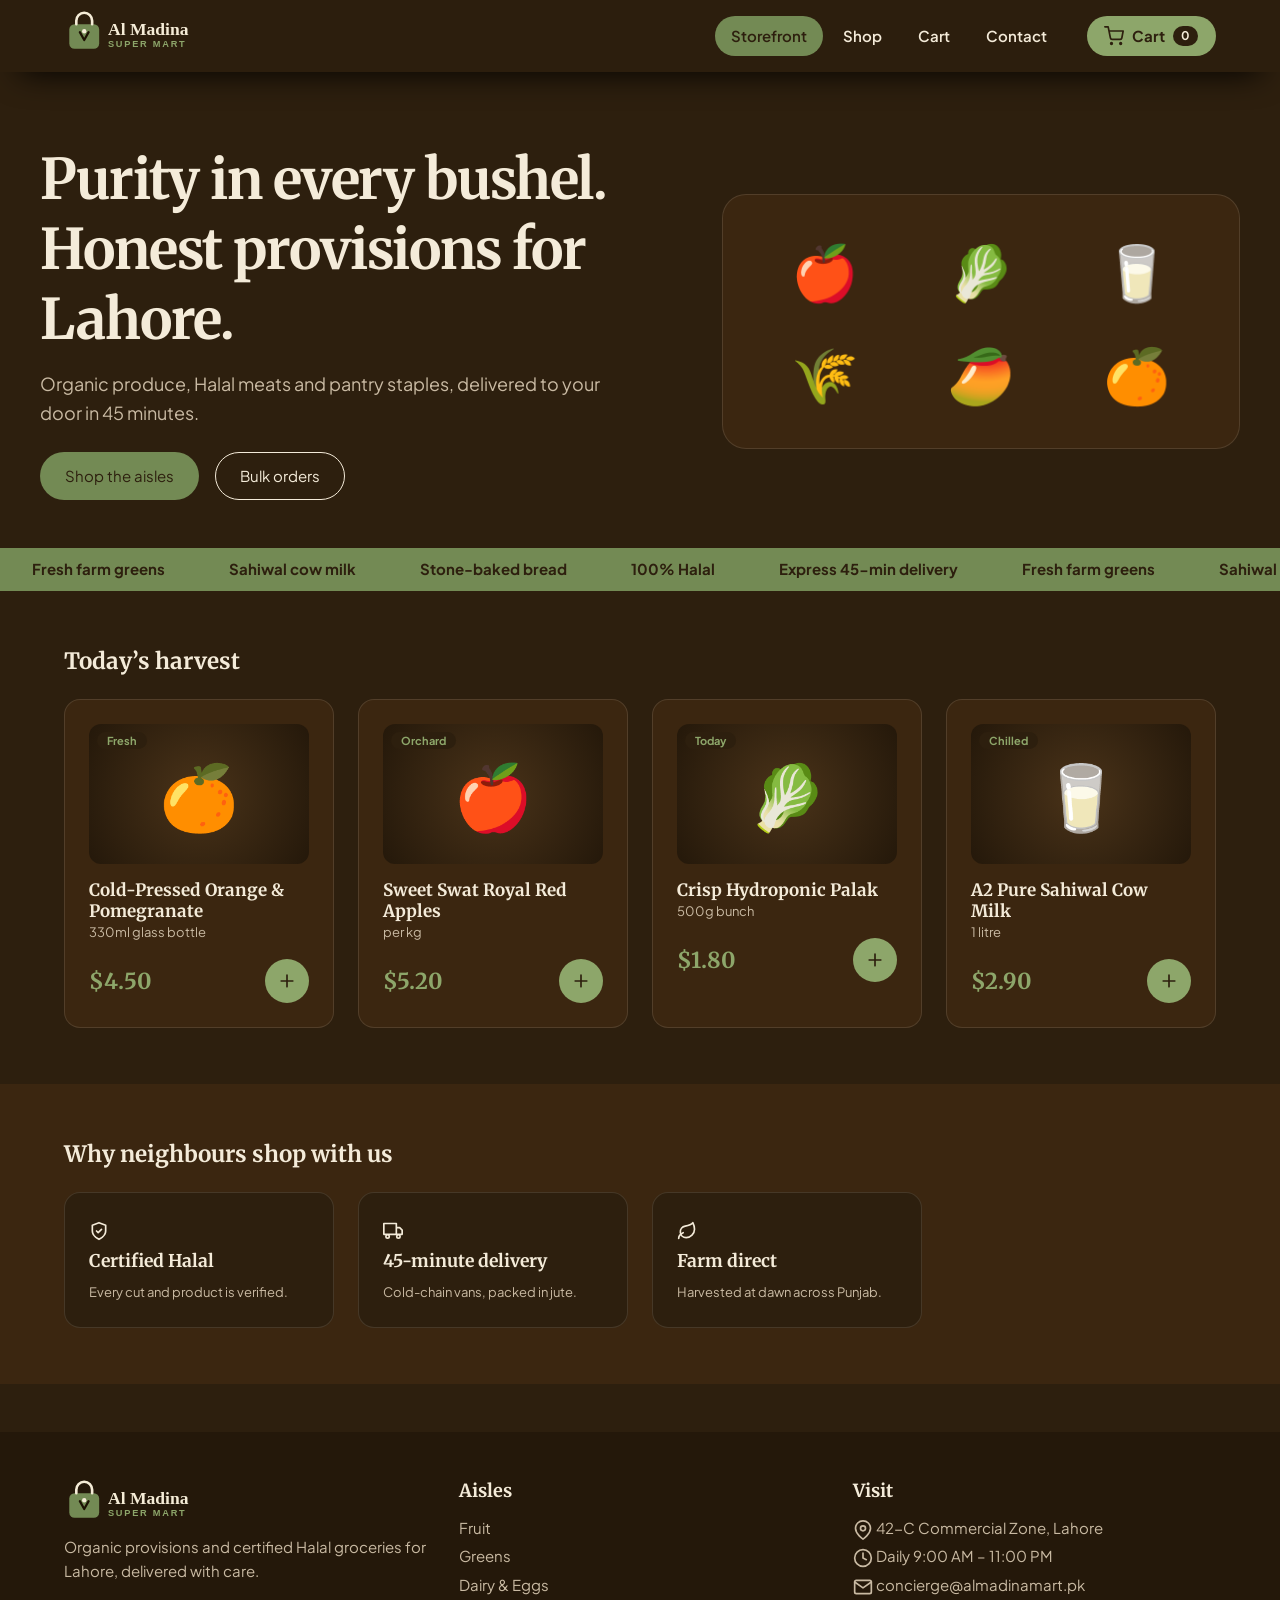
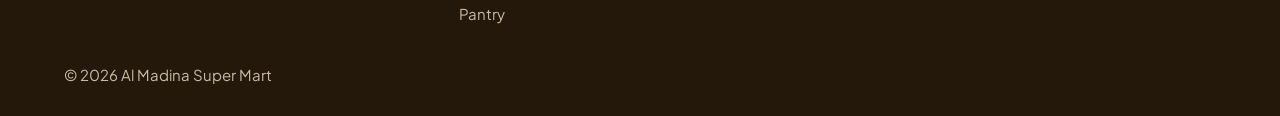
<file: index.html>
<!DOCTYPE html><html lang="en"><head><meta charset="utf-8"><meta name="viewport" content="width=device-width,initial-scale=1"><title>Home | Al Madina Super Mart</title>
<link href="https://fonts.googleapis.com/css2?family=Merriweather:wght@700&family=Plus+Jakarta+Sans:wght@400;600;700&display=swap" rel="stylesheet"><link rel="stylesheet" href="css/style.css"></head>
<body data-page="index"><header id="hd"></header><main>
<div class="wrap hero"><div class="hl"><h1>Purity in every bushel. Honest provisions for Lahore.</h1><p>Organic produce, Halal meats and pantry staples, delivered to your door in 45 minutes.</p><div class="row"><a class="btn" href="shop.html">Shop the aisles</a><a class="btn o" href="contact.html">Bulk orders</a></div></div><div class="stage"><span>🍎</span><span>🥬</span><span>🥛</span><span>🌾</span><span>🥭</span><span>🍊</span></div></div><div class="tick" id="tick"></div>
<section><div class="wrap"><h2 style="margin-bottom:1.5rem">Today’s harvest</h2><div class="grid" id="feat"></div></div></section>
<section class="alt"><div class="wrap"><h2 style="margin-bottom:1.5rem">Why neighbours shop with us</h2><div class="grid" id="why"></div></div></section>
</main><footer id="ft"></footer><script src="js/app.js"></script></body></html>
</file>
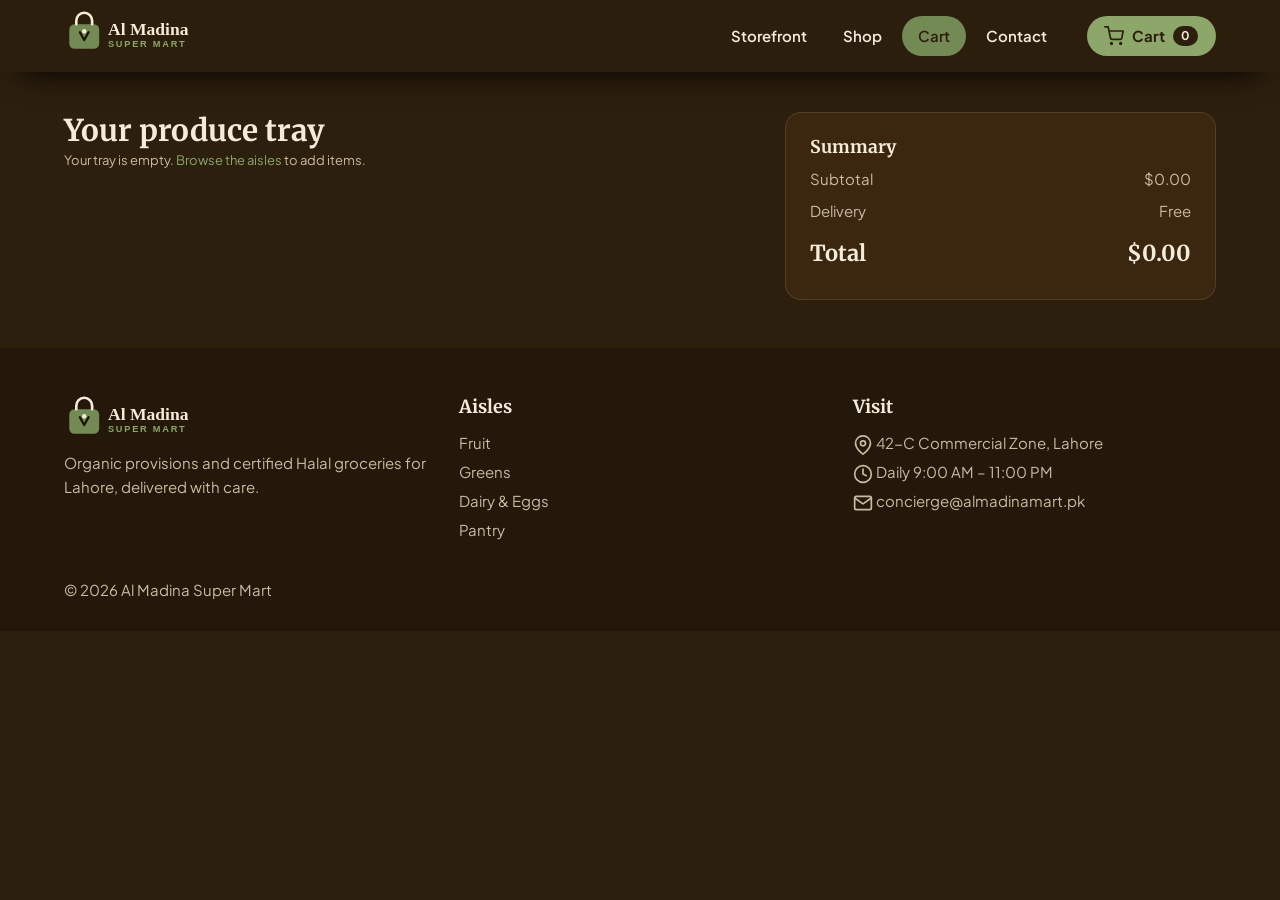
<file: cart.html>
<!DOCTYPE html><html lang="en"><head><meta charset="utf-8"><meta name="viewport" content="width=device-width,initial-scale=1"><title>Cart | Al Madina Super Mart</title>
<link href="https://fonts.googleapis.com/css2?family=Merriweather:wght@700&family=Plus+Jakarta+Sans:wght@400;600;700&display=swap" rel="stylesheet"><link rel="stylesheet" href="css/style.css"></head>
<body data-page="cart"><header id="hd"></header><main>
<div class="wrap two" style="padding-top:2.5rem"><div><h1>Your produce tray</h1><div id="lines"></div></div><div class="card sum"><h3>Summary</h3><p><span>Subtotal</span><span id="s1"></span></p><p><span>Delivery</span><span id="s2"></span></p><p id="free" style="color:var(--s)"></p><p class="tot"><span>Total</span><span id="s3"></span></p><a id="go" class="btn" href="checkout.html" style="width:100%;margin-top:1rem">Go to checkout</a></div></div>
</main><footer id="ft"></footer><script src="js/app.js"></script></body></html>
</file>
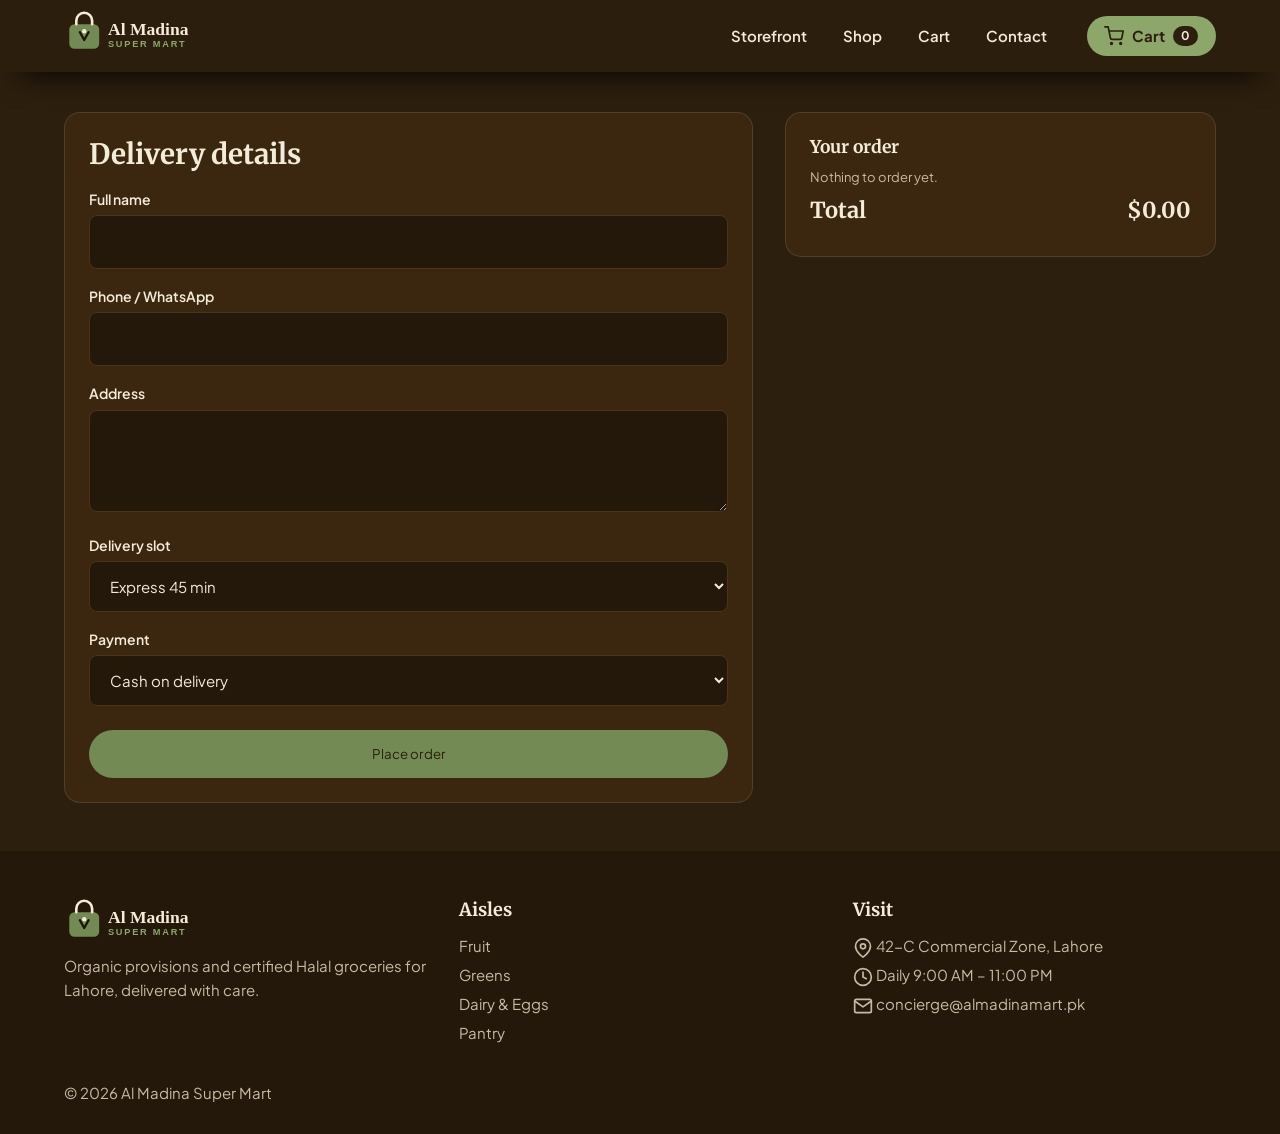
<file: checkout.html>
<!DOCTYPE html><html lang="en"><head><meta charset="utf-8"><meta name="viewport" content="width=device-width,initial-scale=1"><title>Checkout | Al Madina Super Mart</title>
<link href="https://fonts.googleapis.com/css2?family=Merriweather:wght@700&family=Plus+Jakarta+Sans:wght@400;600;700&display=swap" rel="stylesheet"><link rel="stylesheet" href="css/style.css"></head>
<body data-page="checkout"><header id="hd"></header><main>
<div class="wrap two" style="padding-top:2.5rem"><form id="form" class="card"><h1 style="font-size:28px">Delivery details</h1><label>Full name</label><input required><label>Phone / WhatsApp</label><input required type="tel"><label>Address</label><textarea required rows="3"></textarea><label>Delivery slot</label><select><option>Express 45 min</option><option>Today 4–6 PM</option><option>Tomorrow morning</option></select><label>Payment</label><select><option>Cash on delivery</option><option>Card on delivery</option></select><button class="btn" style="margin-top:1.5rem;width:100%">Place order</button></form><div class="card sum"><h3>Your order</h3><div id="ord"></div><p class="tot"><span>Total</span><span id="tt"></span></p></div></div>
</main><footer id="ft"></footer><script src="js/app.js"></script></body></html>
</file>
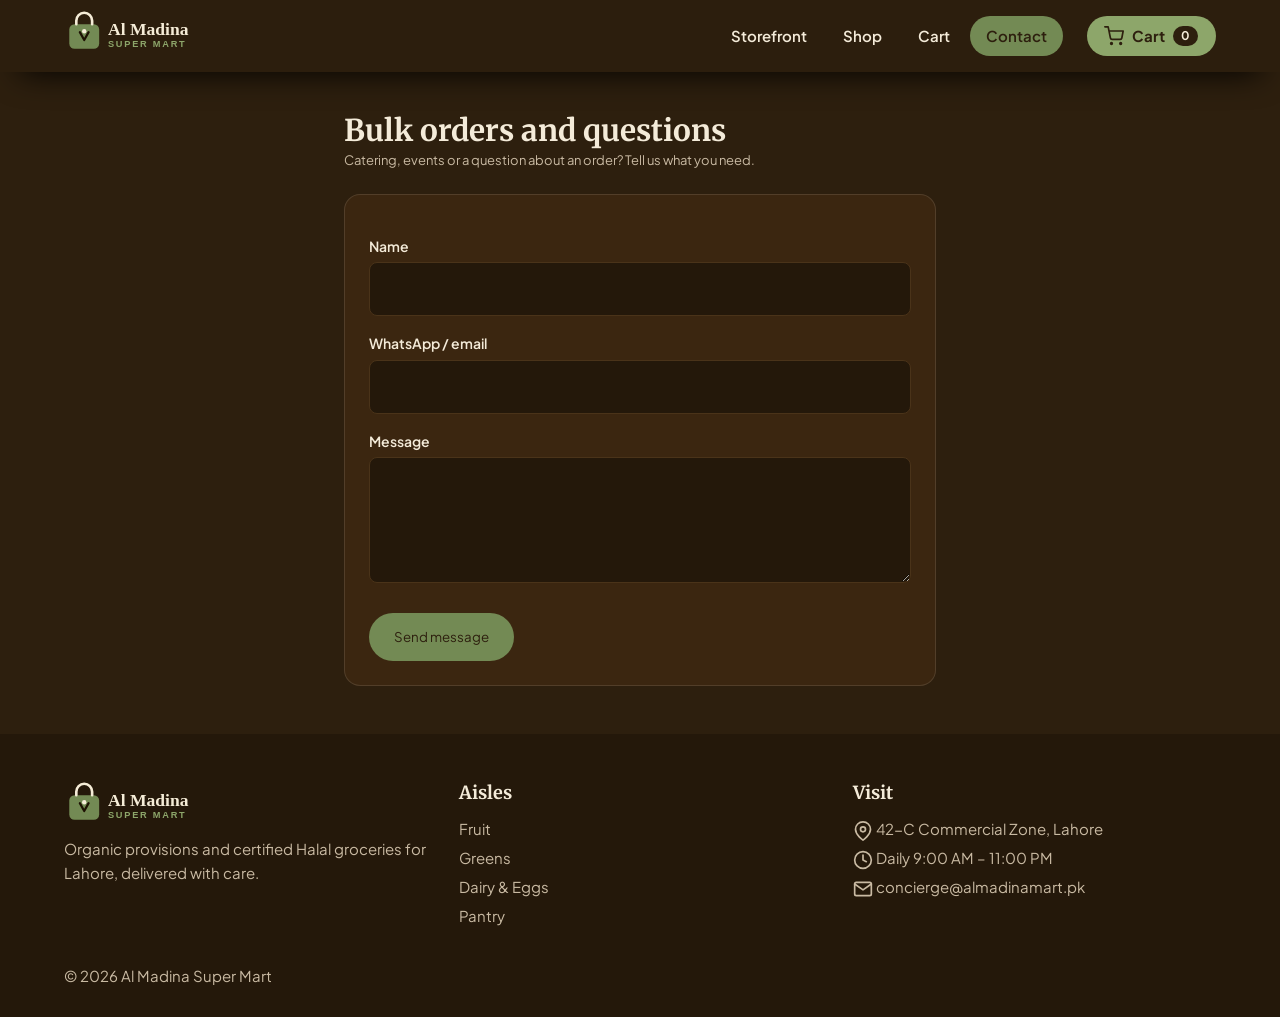
<file: contact.html>
<!DOCTYPE html><html lang="en"><head><meta charset="utf-8"><meta name="viewport" content="width=device-width,initial-scale=1"><title>Contact | Al Madina Super Mart</title>
<link href="https://fonts.googleapis.com/css2?family=Merriweather:wght@700&family=Plus+Jakarta+Sans:wght@400;600;700&display=swap" rel="stylesheet"><link rel="stylesheet" href="css/style.css"></head>
<body data-page="contact"><header id="hd"></header><main>
<div class="wrap" style="padding-top:2.5rem;max-width:640px"><h1>Bulk orders and questions</h1><p class="mut">Catering, events or a question about an order? Tell us what you need.</p><form id="cf" class="card" style="margin-top:1.5rem"><label>Name</label><input required><label>WhatsApp / email</label><input required><label>Message</label><textarea required rows="4"></textarea><button class="btn" style="margin-top:1.5rem">Send message</button></form></div>
</main><footer id="ft"></footer><script src="js/app.js"></script></body></html>
</file>
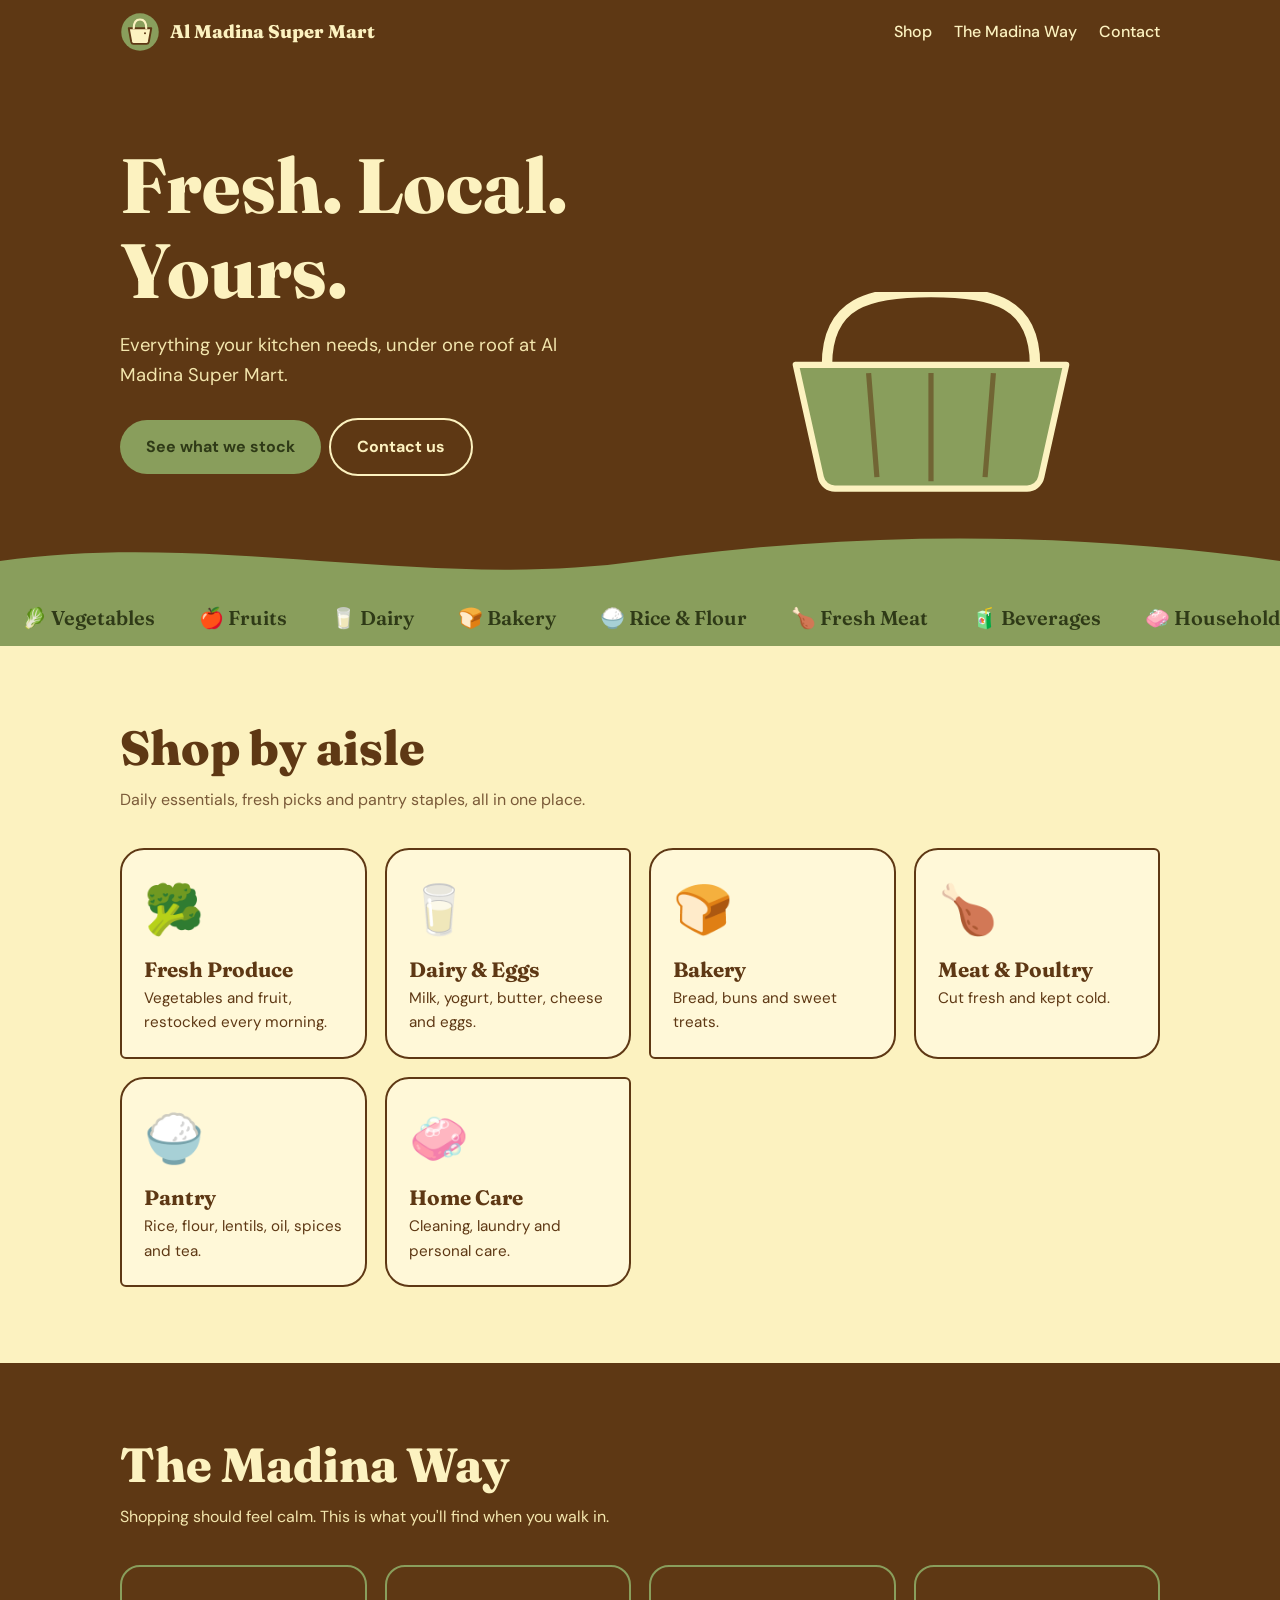
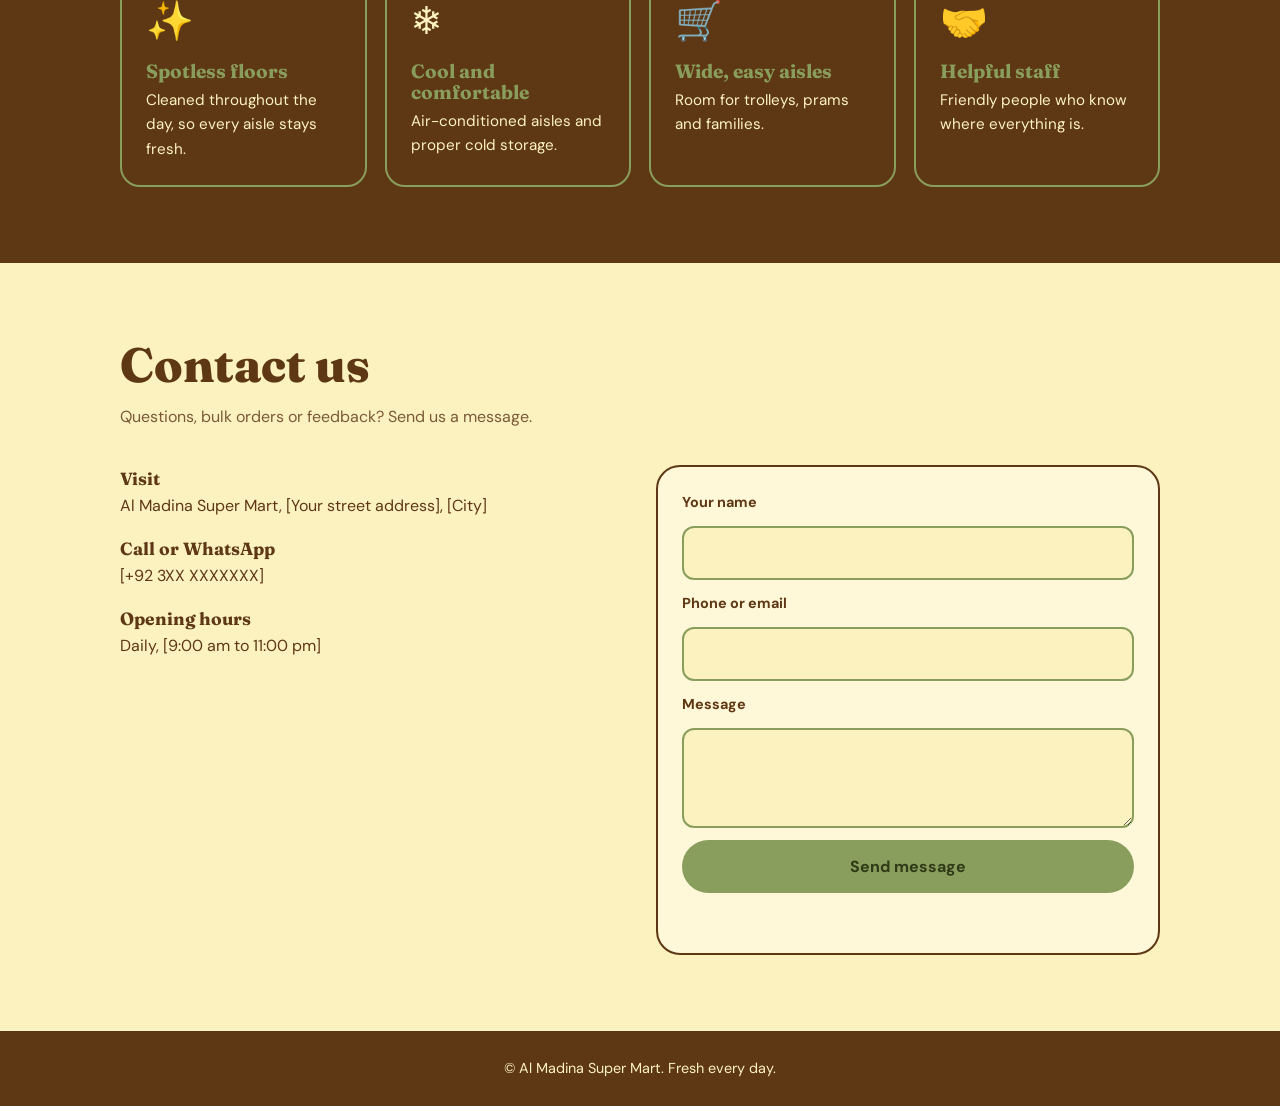
<file: main.html>
<!DOCTYPE html>
<html lang="en">
<head>
<meta charset="utf-8">
<meta name="viewport" content="width=device-width, initial-scale=1, viewport-fit=cover">
<title>Al Madina Super Mart</title>
<link rel="stylesheet" href="https://fonts.googleapis.com/css2?family=Fraunces:opsz,wght@9..144,600;9..144,800&family=DM+Sans:wght@400;500;700&display=swap">
<style>
:root{--brown:#5E3814;--cream:#FCF2C0;--green:#899E5C;--bg:#FCF2C0;--card:#fff8d8;--ink:#5E3814;--soft:#7a5a38;--on-green:#2f3a17;
box-sizing:border-box;padding-top:env(safe-area-inset-top,0px);padding-bottom:env(safe-area-inset-bottom,0px)}
@media (prefers-color-scheme:dark){:root:not([data-theme="light"]){--bg:#2a1a09;--card:#3a2510;--ink:#FCF2C0;--soft:#d9cd9a}}
:root[data-theme="dark"]{--bg:#2a1a09;--card:#3a2510;--ink:#FCF2C0;--soft:#d9cd9a}
html{scroll-padding-top:env(safe-area-inset-top,0px);scroll-behavior:smooth}
*,*::before,*::after{box-sizing:border-box}
body{margin:0;background:var(--bg);color:var(--ink);font-family:'DM Sans',system-ui,sans-serif;line-height:1.6;overflow-x:hidden}
h1,h2,h3{font-family:'Fraunces',Georgia,serif;line-height:1.1;margin:0}
a{color:inherit}
.wrap{max-width:1080px;margin:0 auto;padding:0 20px}
:focus-visible{outline:3px solid var(--green);outline-offset:3px}

header{position:sticky;top:env(safe-area-inset-top,0px);z-index:10;background:var(--brown);color:var(--cream)}
header .wrap{display:flex;align-items:center;justify-content:space-between;height:64px}
.brand{display:flex;align-items:center;gap:10px;text-decoration:none;font-family:'Fraunces',Georgia,serif;font-weight:800;font-size:1.15rem}
.brand svg{width:40px;height:40px}
nav{display:flex;gap:22px;font-weight:500}
nav a{text-decoration:none;position:relative}
nav a::after{content:"";position:absolute;left:0;bottom:-3px;height:2px;width:0;background:var(--green);transition:width .25s}
nav a:hover::after{width:100%}
@media(max-width:640px){nav{gap:14px;font-size:.9rem}.brand span{display:none}}

.hero{background:var(--brown);color:var(--cream);position:relative;overflow:hidden;padding:56px 0 90px}
.hero .wrap{display:grid;grid-template-columns:1.1fr .9fr;gap:24px;align-items:center}
@media(max-width:820px){.hero .wrap{grid-template-columns:1fr}}
.hero h1{font-size:clamp(2.6rem,7vw,4.8rem);font-weight:800}
.hero p{font-size:1.15rem;max-width:34ch;margin:18px 0 28px;color:#f3e6ad}
.btn{display:inline-block;padding:14px 26px;border-radius:999px;font-weight:700;text-decoration:none;border:0;cursor:pointer;font:inherit;font-weight:700;transition:transform .2s}
.btn:hover{transform:translateY(-3px) scale(1.03)}
.btn.g{background:var(--green);color:var(--on-green)}
.btn.o{border:2px solid var(--cream);color:var(--cream);margin-left:8px}
.h-word{display:inline-block;animation:rise .8s cubic-bezier(.2,.8,.2,1) both}
.h-word:nth-child(2){animation-delay:.12s}.h-word:nth-child(3){animation-delay:.24s}
@keyframes rise{from{opacity:0;transform:translateY(40px) rotate(3deg)}to{opacity:1;transform:none}}

.stage{position:relative;height:380px;max-width:400px;width:100%;margin:0 auto}
.stage .basket{position:absolute;bottom:0;left:50%;transform:translateX(-50%);width:78%;z-index:2}
.drop{position:absolute;top:-60px;font-size:3rem;z-index:1;opacity:0;animation:drop 6s infinite}
@keyframes drop{0%{opacity:0;transform:translateY(0) rotate(-20deg)}8%{opacity:1}
40%{transform:translateY(250px) rotate(15deg);opacity:1}48%{transform:translateY(238px) rotate(8deg)}
75%{opacity:1;transform:translateY(244px)}90%,100%{opacity:0;transform:translateY(244px)}}
.wave{position:absolute;bottom:-1px;left:0;width:100%;height:60px;display:block}

.marquee{background:var(--green);color:var(--on-green);overflow:hidden;white-space:nowrap;font-family:'Fraunces',Georgia,serif;font-weight:600;font-size:1.25rem;padding:12px 0}
.marquee div{display:inline-block;animation:slide 28s linear infinite}
.marquee span{margin:0 22px}
@keyframes slide{to{transform:translateX(-50%)}}

section{padding:76px 0}
h2{font-size:clamp(2rem,4.5vw,3rem);font-weight:800}
.lead{max-width:52ch;color:var(--soft);margin:12px 0 36px}

.cats{display:grid;grid-template-columns:repeat(auto-fit,minmax(200px,1fr));gap:18px}
.cat{background:var(--card);border:2px solid var(--brown);border-radius:24px 24px 24px 6px;padding:22px;transition:transform .3s,background .3s}
.cat:nth-child(even){border-radius:24px 6px 24px 24px}
.cat:hover{transform:translateY(-8px) rotate(-1deg);background:var(--green);color:var(--on-green)}
.cat .e{font-size:3rem;display:block;transition:transform .4s}
.cat:hover .e{transform:scale(1.25) rotate(12deg)}
.cat h3{font-size:1.3rem;margin:10px 0 4px}
.cat p{margin:0;font-size:.95rem}

.env{background:var(--brown);color:var(--cream)}
.env .lead{color:#f3e6ad}
.env-grid{display:grid;grid-template-columns:repeat(auto-fit,minmax(230px,1fr));gap:18px}
.tile{border:2px solid var(--green);border-radius:20px;padding:24px}
.tile .e{font-size:2.4rem}
.tile h3{font-size:1.2rem;margin:8px 0 6px;color:var(--green)}
.tile p{margin:0;font-size:.95rem}

.contact-grid{display:grid;grid-template-columns:1fr 1fr;gap:32px}
@media(max-width:760px){.contact-grid{grid-template-columns:1fr}}
.info p{margin:0 0 16px}
.info b{display:block;font-family:'Fraunces',Georgia,serif;font-size:1.1rem}
.box{background:var(--card);border:2px solid var(--brown);border-radius:24px;padding:24px;display:grid;gap:12px}
.box label{font-weight:700;font-size:.9rem}
.box input,.box textarea{width:100%;padding:12px 14px;border-radius:12px;border:2px solid var(--green);background:var(--bg);color:var(--ink);font:inherit}
.box textarea{min-height:100px;resize:vertical}
.box .btn{background:var(--brown);color:var(--cream)}
:root[data-theme="dark"] .box .btn,:root:not([data-theme="light"]) .box .btn{background:var(--green);color:var(--on-green)}
#msg{font-weight:700;min-height:1.5em;animation:rise .4s both}

footer{background:var(--brown);color:var(--cream);padding:26px 0;text-align:center;font-size:.9rem}

.rv{opacity:0;transform:translateY(34px);transition:opacity .7s,transform .7s}
.rv.in{opacity:1;transform:none}
@media(prefers-reduced-motion:reduce){*{animation:none!important;transition:none!important}.rv{opacity:1;transform:none}.drop{opacity:1;top:70px}.marquee{white-space:normal}}
</style>
</head>
<body>
<header><div class="wrap">
<a class="brand" href="#top" aria-label="Al Madina Super Mart">
<svg viewBox="0 0 64 64" aria-hidden="true"><circle cx="32" cy="32" r="30" fill="#899E5C"/><path d="M14 26h36l-4 22a4 4 0 0 1-4 3H22a4 4 0 0 1-4-3z" fill="#FCF2C0" stroke="#5E3814" stroke-width="3" stroke-linejoin="round"/><path d="M22 26c0-9 4-14 10-14s10 5 10 14" fill="none" stroke="#FCF2C0" stroke-width="3.5" stroke-linecap="round"/><path d="M36 30a7 7 0 1 0 0 14 5.5 5.5 0 0 1 0-14z" fill="#5E3814"/><circle cx="40" cy="34" r="1.6" fill="#5E3814"/></svg>
<span>Al Madina Super Mart</span></a>
<nav><a href="#shop">Shop</a><a href="#way">The Madina Way</a><a href="#contact">Contact</a></nav>
</div></header>

<main id="top">
<div class="hero"><div class="wrap">
<div>
<h1><span class="h-word">Fresh.</span> <span class="h-word">Local.</span> <span class="h-word">Yours.</span></h1>
<p>Everything your kitchen needs, under one roof at Al Madina Super Mart.</p>
<a class="btn g" href="#shop">See what we stock</a><a class="btn o" href="#contact">Contact us</a>
</div>
<div class="stage" aria-hidden="true">
<span class="drop" style="left:12%;animation-delay:0s">🍎</span>
<span class="drop" style="left:38%;animation-delay:1s">🥖</span>
<span class="drop" style="left:62%;animation-delay:2s">🥛</span>
<span class="drop" style="left:25%;animation-delay:3s">🥕</span>
<span class="drop" style="left:52%;animation-delay:4s">🍅</span>
<span class="drop" style="left:75%;animation-delay:5s">🍌</span>
<svg class="basket" viewBox="0 0 300 200"><path d="M50 70c0-60 40-70 100-70s100 10 100 70" fill="none" stroke="#FCF2C0" stroke-width="10" stroke-linecap="round"/><path d="M20 70h260l-24 108a14 14 0 0 1-14 11H58a14 14 0 0 1-14-11z" fill="#899E5C" stroke="#FCF2C0" stroke-width="6" stroke-linejoin="round"/><path d="M90 78l8 100M150 78v104M210 78l-8 100" stroke="#5E3814" stroke-width="5" opacity=".55"/></svg>
</div>
</div>
<svg class="wave" viewBox="0 0 1200 60" preserveAspectRatio="none" aria-hidden="true"><path d="M0 60V30C200 0 400 60 600 30s400-30 600 0v30z" fill="#899E5C"/></svg>
</div>

<div class="marquee" aria-hidden="true"><div>
<span>🥬 Vegetables</span><span>🍎 Fruits</span><span>🥛 Dairy</span><span>🍞 Bakery</span><span>🍚 Rice &amp; Flour</span><span>🍗 Fresh Meat</span><span>🧃 Beverages</span><span>🧼 Household</span>
<span>🥬 Vegetables</span><span>🍎 Fruits</span><span>🥛 Dairy</span><span>🍞 Bakery</span><span>🍚 Rice &amp; Flour</span><span>🍗 Fresh Meat</span><span>🧃 Beverages</span><span>🧼 Household</span>
</div></div>

<section id="shop"><div class="wrap">
<h2 class="rv">Shop by aisle</h2>
<p class="lead rv">Daily essentials, fresh picks and pantry staples, all in one place.</p>
<div class="cats">
<div class="cat rv"><span class="e">🥦</span><h3>Fresh Produce</h3><p>Vegetables and fruit, restocked every morning.</p></div>
<div class="cat rv"><span class="e">🥛</span><h3>Dairy &amp; Eggs</h3><p>Milk, yogurt, butter, cheese and eggs.</p></div>
<div class="cat rv"><span class="e">🍞</span><h3>Bakery</h3><p>Bread, buns and sweet treats.</p></div>
<div class="cat rv"><span class="e">🍗</span><h3>Meat &amp; Poultry</h3><p>Cut fresh and kept cold.</p></div>
<div class="cat rv"><span class="e">🍚</span><h3>Pantry</h3><p>Rice, flour, lentils, oil, spices and tea.</p></div>
<div class="cat rv"><span class="e">🧼</span><h3>Home Care</h3><p>Cleaning, laundry and personal care.</p></div>
</div>
</div></section>

<section id="way" class="env"><div class="wrap">
<h2 class="rv">The Madina Way</h2>
<p class="lead rv">Shopping should feel calm. This is what you'll find when you walk in.</p>
<div class="env-grid">
<div class="tile rv"><span class="e">✨</span><h3>Spotless floors</h3><p>Cleaned throughout the day, so every aisle stays fresh.</p></div>
<div class="tile rv"><span class="e">❄️</span><h3>Cool and comfortable</h3><p>Air-conditioned aisles and proper cold storage.</p></div>
<div class="tile rv"><span class="e">🛒</span><h3>Wide, easy aisles</h3><p>Room for trolleys, prams and families.</p></div>
<div class="tile rv"><span class="e">🤝</span><h3>Helpful staff</h3><p>Friendly people who know where everything is.</p></div>
</div>
</div></section>

<section id="contact"><div class="wrap">
<h2 class="rv">Contact us</h2>
<p class="lead rv">Questions, bulk orders or feedback? Send us a message.</p>
<div class="contact-grid">
<div class="info rv">
<p><b>Visit</b>Al Madina Super Mart, [Your street address], [City]</p>
<p><b>Call or WhatsApp</b>[+92 3XX XXXXXXX]</p>
<p><b>Opening hours</b>Daily, [9:00 am to 11:00 pm]</p>
</div>
<div class="box rv">
<label for="n">Your name</label><input id="n" autocomplete="name">
<label for="p">Phone or email</label><input id="p" autocomplete="tel">
<label for="m">Message</label><textarea id="m"></textarea>
<button class="btn" id="send" type="button">Send message</button>
<div id="msg" role="status"></div>
</div>
</div>
</div></section>
</main>

<footer>© Al Madina Super Mart. Fresh every day.</footer>

<script>
var io=new IntersectionObserver(function(es){es.forEach(function(e){if(e.isIntersecting){e.target.classList.add('in');io.unobserve(e.target)}})},{threshold:.15});
document.querySelectorAll('.rv').forEach(function(el,i){el.style.transitionDelay=(i%4)*90+'ms';io.observe(el)});
document.getElementById('send').addEventListener('click',function(){
var n=document.getElementById('n').value.trim(),p=document.getElementById('p').value.trim(),m=document.getElementById('m').value.trim(),o=document.getElementById('msg');
o.style.animation='none';void o.offsetWidth;o.style.animation='';
o.textContent=(n&&p&&m)?'Thanks '+n+', we received your message.':'Please fill in your name, contact and message.';
});
</script>
</body>
</html>
</file>
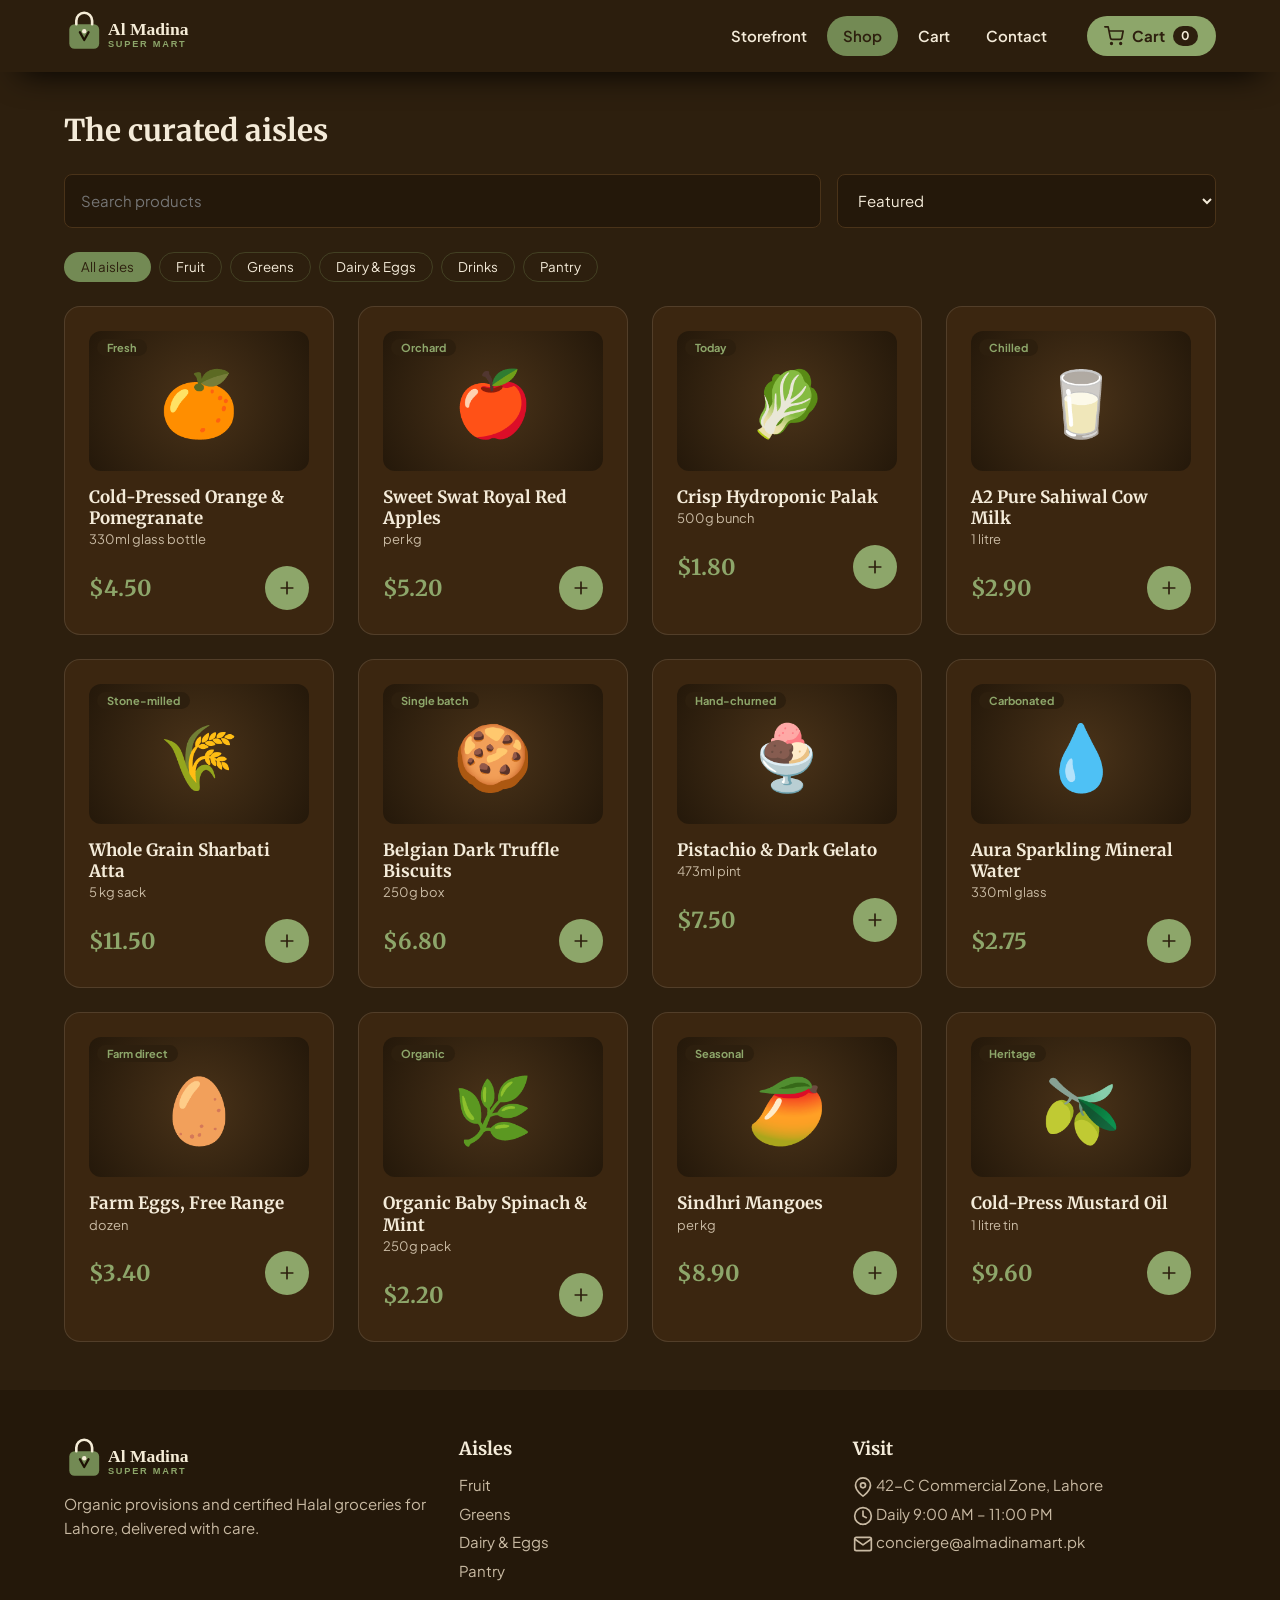
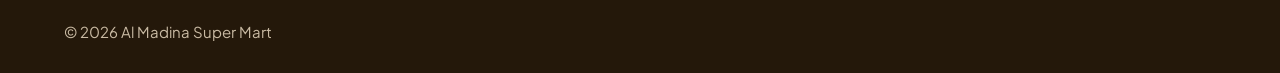
<file: shop.html>
<!DOCTYPE html><html lang="en"><head><meta charset="utf-8"><meta name="viewport" content="width=device-width,initial-scale=1"><title>Shop | Al Madina Super Mart</title>
<link href="https://fonts.googleapis.com/css2?family=Merriweather:wght@700&family=Plus+Jakarta+Sans:wght@400;600;700&display=swap" rel="stylesheet"><link rel="stylesheet" href="css/style.css"></head>
<body data-page="shop"><header id="hd"></header><main>
<div class="wrap" style="padding-top:2.5rem"><h1>The curated aisles</h1><div class="bar"><input id="q" placeholder="Search products" aria-label="Search"><select id="sort" aria-label="Sort"><option value="">Featured</option><option value="lo">Price: low to high</option><option value="hi">Price: high to low</option></select></div><div id="chips"></div><div class="grid" id="list" style="margin-top:1rem"></div></div>
</main><footer id="ft"></footer><script src="js/app.js"></script></body></html>
</file>
<file: css/style.css>
:root{--bg:#2D1F0E;--el:#3B2610;--acc:#4A3319;--in:#24180A;--p:#738A54;--s:#8DA66A;--cream:#F4EBD9;--mut:#C9BAA3;--r:1rem}
*{box-sizing:border-box;margin:0}html{scroll-behavior:smooth}
body{background:var(--bg);color:var(--cream);font:15px/1.6 'Plus Jakarta Sans',sans-serif}
h1,h2,h3,.serif{font-family:Merriweather,serif;line-height:1.25}
a{color:inherit;text-decoration:none}img,svg{max-width:100%}
.wrap{max-width:1200px;margin:auto;padding:0 1.5rem}
.ic{width:20px;height:20px;fill:none;stroke:currentColor;stroke-width:2;stroke-linecap:round;stroke-linejoin:round;vertical-align:middle}
header{position:sticky;top:0;z-index:50;background:rgba(45,31,14,.92);backdrop-filter:blur(12px);box-shadow:0 20px 32px -20px #000}
.nav{display:flex;align-items:center;gap:1.5rem;height:72px}.nav img{height:44px}
.nav nav{display:flex;gap:.25rem;margin-left:auto}
.nav nav a{padding:.5rem 1rem;border-radius:99px;font-weight:600;transition:.2s}
.nav nav a:hover{background:var(--acc)}.nav nav a.on{background:var(--p);color:var(--bg)}
.cartbtn{display:flex;gap:.5rem;align-items:center;background:var(--s);color:var(--bg);padding:.5rem 1.1rem;border-radius:99px;font-weight:700}
.cartbtn b{background:var(--bg);color:var(--cream);border-radius:99px;padding:0 .5rem;font-size:12px}
.bump{animation:bump .4s}@keyframes bump{50%{transform:scale(1.15)}}
.btn{display:inline-flex;gap:.5rem;align-items:center;justify-content:center;height:48px;padding:0 24px;border-radius:99px;border:1.5px solid transparent;font:600 14px inherit;font-family:inherit;cursor:pointer;background:var(--p);color:var(--bg);transition:.2s}
.btn:hover{background:var(--s);transform:translateY(-2px)}.btn.o{background:none;border-color:var(--cream);color:var(--cream)}.btn.o:hover{background:rgba(244,235,217,.1)}
.hero{padding:4.5rem 0 3rem;display:grid;grid-template-columns:1.1fr .9fr;gap:3rem;align-items:center}
.hero h1{font-size:clamp(36px,5vw,56px);letter-spacing:-.02em;margin-bottom:1rem}
.hero p{color:var(--mut);font-size:18px;max-width:46ch;margin-bottom:1.5rem}.hero .row{display:flex;gap:1rem;flex-wrap:wrap}
.stage{background:var(--el);border:1px solid rgba(244,235,217,.12);border-radius:1.5rem;padding:2rem;display:grid;grid-template-columns:repeat(3,1fr);gap:1rem;text-align:center}
.stage span{font-size:54px;display:block;animation:float 4s ease-in-out infinite}.stage span:nth-child(2n){animation-delay:-2s}
@keyframes float{50%{transform:translateY(-10px) rotate(4deg)}}
.hl>*{opacity:0;animation:up .7s forwards}.hl>*:nth-child(2){animation-delay:.15s}.hl>*:nth-child(3){animation-delay:.3s}
@keyframes up{from{opacity:0;transform:translateY(20px)}to{opacity:1}}
.tick{background:var(--p);color:var(--bg);overflow:hidden;white-space:nowrap;font-weight:700;padding:.6rem 0}
.tick div{display:inline-block;animation:mq 30s linear infinite}.tick span{margin:0 2rem}@keyframes mq{to{transform:translateX(-50%)}}
section{padding:3.5rem 0}.alt{background:var(--el)}
.grid{display:grid;grid-template-columns:repeat(auto-fill,minmax(240px,1fr));gap:1.5rem}
.card{background:var(--el);border:1px solid rgba(244,235,217,.12);border-radius:var(--r);padding:1.5rem;transition:.25s}
.alt .card{background:var(--bg)}
.card:hover{background:var(--acc);transform:translateY(-4px);box-shadow:0 10px 24px -4px rgba(18,11,4,.45),0 0 0 1px rgba(141,166,106,.35)}
.thumb{height:140px;border-radius:.75rem;background:radial-gradient(circle,var(--acc),var(--in));display:grid;place-items:center;font-size:64px;margin-bottom:1rem;position:relative}
.thumb i{position:absolute;top:8px;left:8px;font:700 11px 'Plus Jakarta Sans';background:var(--bg);color:var(--s);padding:2px 10px;border-radius:99px}
.price{font:700 22px Merriweather;color:var(--s)}.mut{color:var(--mut);font-size:13px}
.pr{display:flex;align-items:center;justify-content:space-between;margin-top:1rem}
.add{width:44px;height:44px;border-radius:50%;border:0;background:var(--s);color:var(--bg);cursor:pointer;transition:.2s}.add:hover{transform:scale(1.1)}
.chip{padding:.35rem 1rem;border-radius:99px;border:1px solid rgba(115,138,84,.3);font:700 12px inherit;font-family:inherit;color:var(--cream);background:none;cursor:pointer;margin:0 .5rem .5rem 0}
.chip.on{background:var(--p);color:var(--bg)}
input,select,textarea{width:100%;background:var(--in);border:1.5px solid var(--acc);border-radius:.5rem;padding:14px 16px;color:var(--cream);font:inherit}
input:focus,select:focus,textarea:focus{outline:0;border-color:var(--p);box-shadow:0 0 0 3px rgba(115,138,84,.25)}
.bar{display:grid;grid-template-columns:2fr 1fr;gap:1rem;margin:1.5rem 0}
.line{display:grid;grid-template-columns:70px 1fr auto auto;gap:1rem;align-items:center;padding:1rem 0;border-bottom:1px solid var(--acc)}
.line .t{font-size:38px;background:var(--acc);border-radius:.75rem;text-align:center}
.qty{display:flex;align-items:center;gap:.6rem}.qty button{width:30px;height:30px;border-radius:50%;border:1px solid var(--p);background:none;color:var(--cream);cursor:pointer}
.two{display:grid;grid-template-columns:1.6fr 1fr;gap:2rem;align-items:start}
.sum p{display:flex;justify-content:space-between;margin:.5rem 0;color:var(--mut)}.sum .tot{color:var(--cream);font:700 22px Merriweather}
label{display:block;margin:1rem 0 .3rem;font-weight:600;font-size:14px}
footer{background:var(--in);padding:3rem 0 1.5rem;margin-top:3rem}footer .g{display:grid;grid-template-columns:repeat(auto-fit,minmax(200px,1fr));gap:2rem}
footer h3{font-size:18px;margin-bottom:.8rem}footer a,footer p{display:block;color:var(--mut);margin:.3rem 0}footer a:hover{color:var(--s)}
.toast{position:fixed;bottom:24px;left:50%;transform:translate(-50%,100px);background:var(--s);color:var(--bg);padding:.8rem 1.5rem;border-radius:99px;font-weight:700;transition:.35s;z-index:99}.toast.show{transform:translate(-50%,0)}
.rv{opacity:0;transform:translateY(24px);transition:opacity .7s,transform .7s}.rv.in{opacity:1;transform:none}
@media(max-width:800px){.hero,.two{grid-template-columns:1fr}.nav nav{display:none}.nav .cartbtn{margin-left:auto}.bar{grid-template-columns:1fr}.line{grid-template-columns:56px 1fr auto}}
@media(prefers-reduced-motion:reduce){*{animation:none!important;transition:none!important}.rv,.hl>*{opacity:1;transform:none}}
:focus-visible{outline:2px solid var(--s);outline-offset:2px}
</file>
